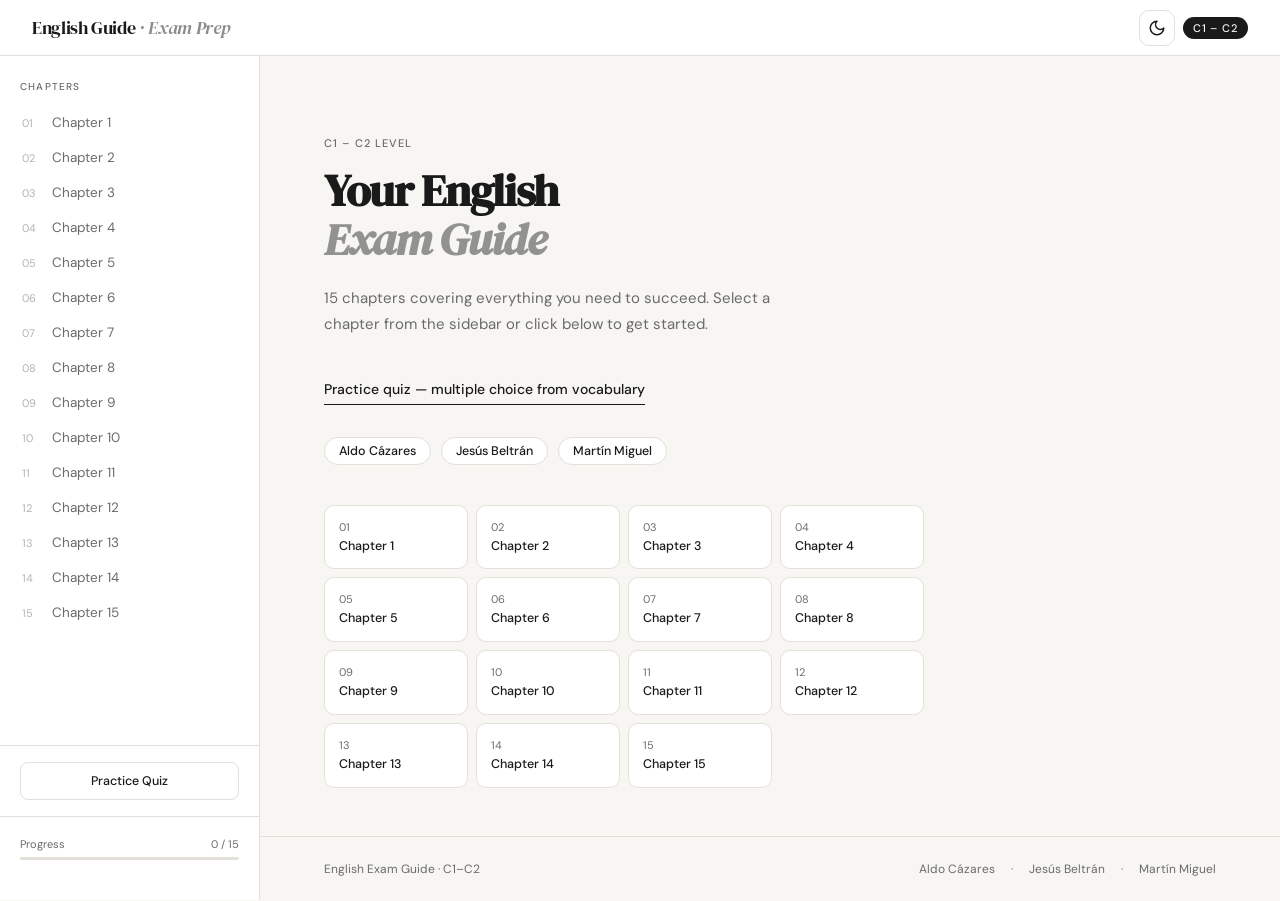
<file: index.html>
<!DOCTYPE html>
<html lang="en">
<head>
<meta charset="UTF-8">
<meta name="viewport" content="width=device-width, initial-scale=1.0">
<title>English Exam Guide · C1–C2</title>
<link rel="preconnect" href="https://fonts.googleapis.com">
<link href="https://fonts.googleapis.com/css2?family=DM+Serif+Display:ital@0;1&family=DM+Sans:wght@300;400;500&display=swap" rel="stylesheet">
<link rel="stylesheet" href="styles.css">
<script>
(function(){try{if(localStorage.getItem('english-guide-theme')==='dark')document.documentElement.setAttribute('data-theme','dark');}catch(e){}})();
</script>
</head>
<body>

<header>
  <button class="hamburger" id="menuBtn" aria-label="Toggle menu">
    <span></span><span></span><span></span>
  </button>
  <a class="logo" href="index.html">English Guide <span>· Exam Prep</span></a>
  <div class="header-actions">
    <button type="button" class="theme-toggle" id="themeToggle" aria-label="Switch to dark mode" aria-pressed="false" title="Dark mode">
      <svg class="theme-toggle-icon theme-toggle-moon" xmlns="http://www.w3.org/2000/svg" width="18" height="18" viewBox="0 0 24 24" fill="none" stroke="currentColor" stroke-width="2" stroke-linecap="round" stroke-linejoin="round" aria-hidden="true"><path d="M12 3a6 6 0 0 0 9 9 9 9 0 1 1-9-9Z"/></svg>
      <svg class="theme-toggle-icon theme-toggle-sun" xmlns="http://www.w3.org/2000/svg" width="18" height="18" viewBox="0 0 24 24" fill="none" stroke="currentColor" stroke-width="2" stroke-linecap="round" stroke-linejoin="round" aria-hidden="true"><circle cx="12" cy="12" r="4"/><path d="M12 2v2"/><path d="M12 20v2"/><path d="m4.93 4.93 1.41 1.41"/><path d="m17.66 17.66 1.41 1.41"/><path d="M2 12h2"/><path d="M20 12h2"/><path d="m6.34 17.66-1.41 1.41"/><path d="m19.07 4.93-1.41 1.41"/></svg>
    </button>
    <div class="level-badge">C1 – C2</div>
  </div>
</header>

<div class="layout">
  <aside id="sidebar">
    <div class="sidebar-label">Chapters</div>
    <ul class="chapter-list" id="chapterList"></ul>
    <div class="progress-wrap">
      <div class="progress-label">
        <span>Progress</span>
        <span id="progressText">0 / 15</span>
      </div>
      <div class="progress-bar">
        <div class="progress-fill" id="progressFill" style="width: 0%"></div>
      </div>
    </div>
  </aside>

  <main>
    <div class="welcome">
      <div class="welcome-tag">C1 – C2 Level</div>
      <h1>Your English<br><em>Exam Guide</em></h1>
      <p>15 chapters covering everything you need to succeed. Select a chapter from the sidebar or click below to get started.</p>
      <p><a class="welcome-quiz-cta" href="quiz.html">Practice quiz — multiple choice from vocabulary</a></p>

      <div class="authors-row">
        <div class="author-chip"><strong>Aldo Cázares</strong></div>
        <div class="author-chip"><strong>Jesús Beltrán</strong></div>
        <div class="author-chip"><strong>Martín Miguel</strong></div>
      </div>

      <div class="chapters-grid" id="chaptersGrid"></div>
    </div>
  </main>
</div>

<footer>
  <span>English Exam Guide · C1–C2</span>
  <div class="footer-authors">
    <span>Aldo Cázares</span>
    <span>·</span>
    <span>Jesús Beltrán</span>
    <span>·</span>
    <span>Martín Miguel</span>
  </div>
</footer>

<script src="app.js"></script>
</body>
</html>
</file>
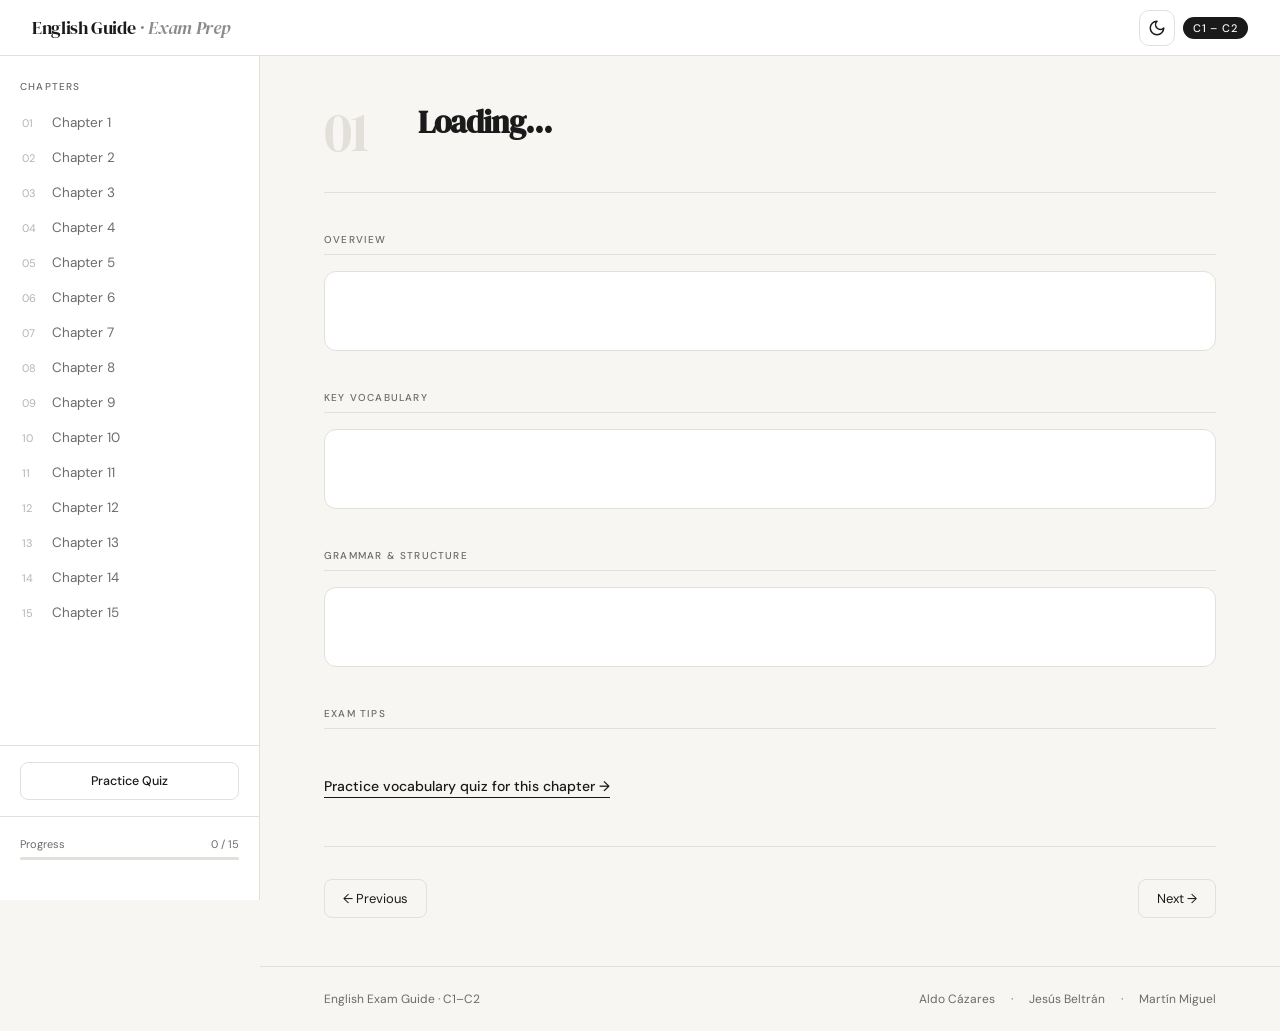
<file: chapter.html>
<!DOCTYPE html>
<html lang="en">
<head>
<meta charset="UTF-8">
<meta name="viewport" content="width=device-width, initial-scale=1.0">
<title>Chapter · English Guide</title>
<link rel="preconnect" href="https://fonts.googleapis.com">
<link href="https://fonts.googleapis.com/css2?family=DM+Serif+Display:ital@0;1&family=DM+Sans:wght@300;400;500&display=swap" rel="stylesheet">
<link rel="stylesheet" href="styles.css">
<script>
(function(){try{if(localStorage.getItem('english-guide-theme')==='dark')document.documentElement.setAttribute('data-theme','dark');}catch(e){}})();
</script>
</head>
<body>

<header>
  <button class="hamburger" id="menuBtn" aria-label="Toggle menu">
    <span></span><span></span><span></span>
  </button>
  <a class="logo" href="index.html">English Guide <span>· Exam Prep</span></a>
  <div class="header-actions">
    <button type="button" class="theme-toggle" id="themeToggle" aria-label="Switch to dark mode" aria-pressed="false" title="Dark mode">
      <svg class="theme-toggle-icon theme-toggle-moon" xmlns="http://www.w3.org/2000/svg" width="18" height="18" viewBox="0 0 24 24" fill="none" stroke="currentColor" stroke-width="2" stroke-linecap="round" stroke-linejoin="round" aria-hidden="true"><path d="M12 3a6 6 0 0 0 9 9 9 9 0 1 1-9-9Z"/></svg>
      <svg class="theme-toggle-icon theme-toggle-sun" xmlns="http://www.w3.org/2000/svg" width="18" height="18" viewBox="0 0 24 24" fill="none" stroke="currentColor" stroke-width="2" stroke-linecap="round" stroke-linejoin="round" aria-hidden="true"><circle cx="12" cy="12" r="4"/><path d="M12 2v2"/><path d="M12 20v2"/><path d="m4.93 4.93 1.41 1.41"/><path d="m17.66 17.66 1.41 1.41"/><path d="M2 12h2"/><path d="M20 12h2"/><path d="m6.34 17.66-1.41 1.41"/><path d="m19.07 4.93-1.41 1.41"/></svg>
    </button>
    <div class="level-badge">C1 – C2</div>
  </div>
</header>

<div class="layout">
  <aside id="sidebar">
    <div class="sidebar-label">Chapters</div>
    <ul class="chapter-list" id="chapterList"></ul>
    <div class="progress-wrap">
      <div class="progress-label">
        <span>Progress</span>
        <span id="progressText">0 / 15</span>
      </div>
      <div class="progress-bar">
        <div class="progress-fill" id="progressFill" style="width: 0%"></div>
      </div>
    </div>
  </aside>

  <main>
    <div class="chapter-header">
      <div class="ch-number-big" id="chNumBig">01</div>
      <div class="ch-title-area">
        <h2 id="chTitle">Loading...</h2>
        <div class="subtitle" id="chSubtitle"></div>
      </div>
    </div>

    <div class="section">
      <div class="section-title">Overview</div>
      <div class="content-box empty" id="chOverview"></div>
    </div>

    <div class="section">
      <div class="section-title">Key Vocabulary</div>
      <div class="content-box empty" id="chVocab" style="padding: 0.5rem 1.5rem;"></div>
    </div>

    <div class="section">
      <div class="section-title">Grammar & Structure</div>
      <div class="content-box empty" id="chGrammar"></div>
    </div>

    <div class="section">
      <div class="section-title">Exam Tips</div>
      <div id="chTips"></div>
    </div>

    <p class="chapter-quiz-wrap"><a class="welcome-quiz-cta" id="chapterQuizLink" href="quiz.html">Practice vocabulary quiz for this chapter →</a></p>

    <div class="chapter-nav">
      <a class="nav-btn" id="prevBtn" href="#">← Previous</a>
      <span class="chapter-indicator" id="chIndicator"></span>
      <a class="nav-btn" id="nextBtn" href="#">Next →</a>
    </div>
  </main>
</div>

<footer>
  <span>English Exam Guide · C1–C2</span>
  <div class="footer-authors">
    <span>Aldo Cázares</span>
    <span>·</span>
    <span>Jesús Beltrán</span>
    <span>·</span>
    <span>Martín Miguel</span>
  </div>
</footer>

<script src="app.js"></script>
</body>
</html>
</file>
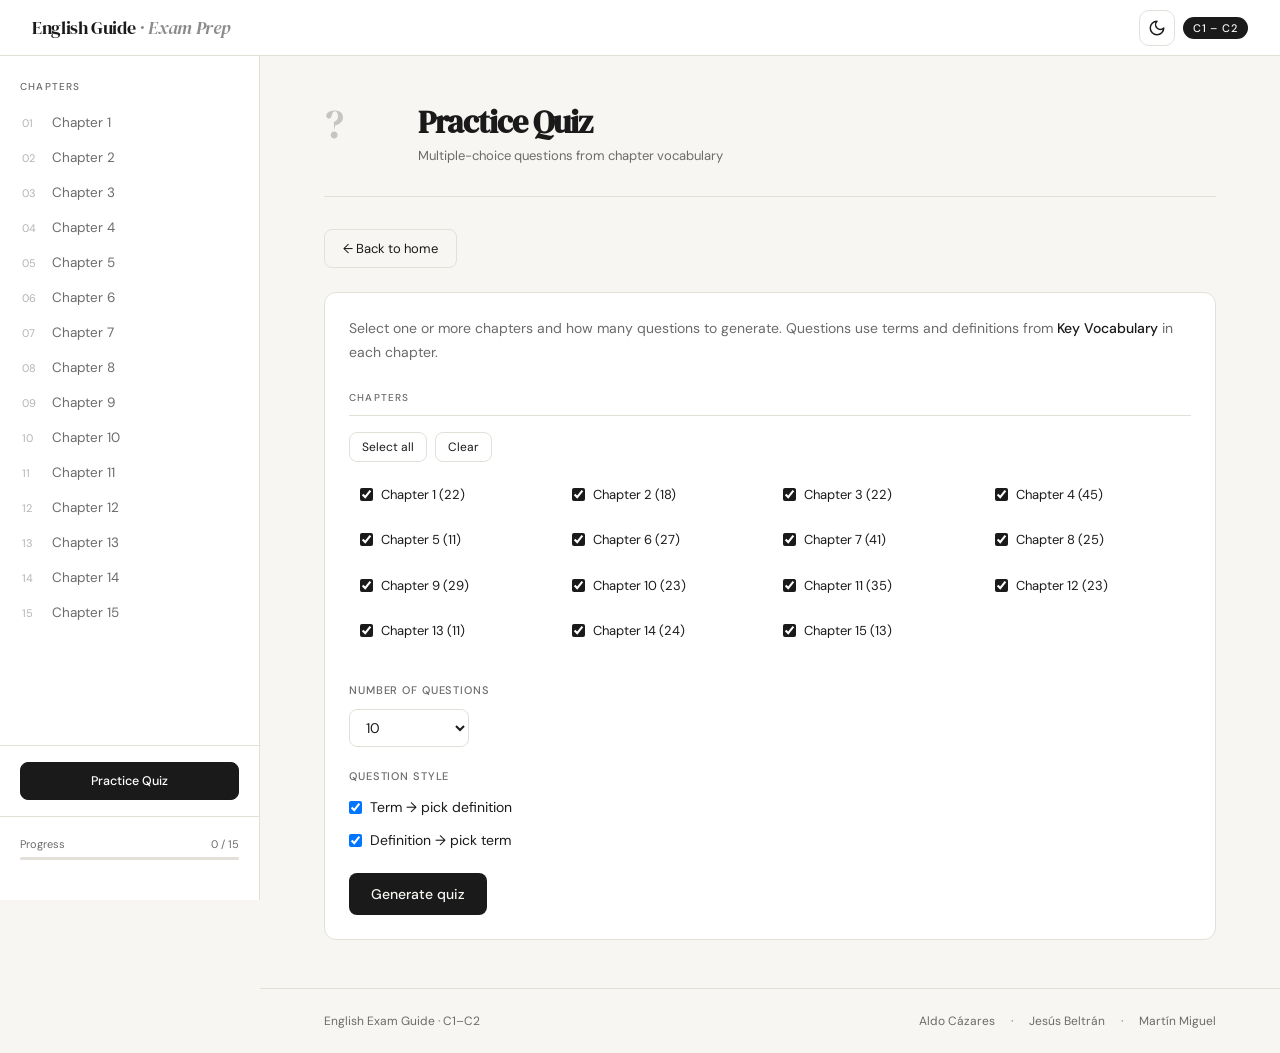
<file: quiz.html>
<!DOCTYPE html>
<html lang="en">
<head>
<meta charset="UTF-8">
<meta name="viewport" content="width=device-width, initial-scale=1.0">
<title>Practice Quiz · English Guide</title>
<link rel="preconnect" href="https://fonts.googleapis.com">
<link href="https://fonts.googleapis.com/css2?family=DM+Serif+Display:ital@0;1&family=DM+Sans:wght@300;400;500&display=swap" rel="stylesheet">
<link rel="stylesheet" href="styles.css">
<script>
(function(){try{if(localStorage.getItem('english-guide-theme')==='dark')document.documentElement.setAttribute('data-theme','dark');}catch(e){}})();
</script>
</head>
<body>

<header>
  <button class="hamburger" id="menuBtn" aria-label="Toggle menu">
    <span></span><span></span><span></span>
  </button>
  <a class="logo" href="index.html">English Guide <span>· Exam Prep</span></a>
  <div class="header-actions">
    <button type="button" class="theme-toggle" id="themeToggle" aria-label="Switch to dark mode" aria-pressed="false" title="Dark mode">
      <svg class="theme-toggle-icon theme-toggle-moon" xmlns="http://www.w3.org/2000/svg" width="18" height="18" viewBox="0 0 24 24" fill="none" stroke="currentColor" stroke-width="2" stroke-linecap="round" stroke-linejoin="round" aria-hidden="true"><path d="M12 3a6 6 0 0 0 9 9 9 9 0 1 1-9-9Z"/></svg>
      <svg class="theme-toggle-icon theme-toggle-sun" xmlns="http://www.w3.org/2000/svg" width="18" height="18" viewBox="0 0 24 24" fill="none" stroke="currentColor" stroke-width="2" stroke-linecap="round" stroke-linejoin="round" aria-hidden="true"><circle cx="12" cy="12" r="4"/><path d="M12 2v2"/><path d="M12 20v2"/><path d="m4.93 4.93 1.41 1.41"/><path d="m17.66 17.66 1.41 1.41"/><path d="M2 12h2"/><path d="M20 12h2"/><path d="m6.34 17.66-1.41 1.41"/><path d="m19.07 4.93-1.41 1.41"/></svg>
    </button>
    <div class="level-badge">C1 – C2</div>
  </div>
</header>

<div class="layout">
  <aside id="sidebar">
    <div class="sidebar-label">Chapters</div>
    <ul class="chapter-list" id="chapterList"></ul>
    <div class="progress-wrap">
      <div class="progress-label">
        <span>Progress</span>
        <span id="progressText">0 / 15</span>
      </div>
      <div class="progress-bar">
        <div class="progress-fill" id="progressFill" style="width: 0%"></div>
      </div>
    </div>
  </aside>

  <main id="quizMain">
    <div class="chapter-header quiz-page-header">
      <div class="ch-number-big" aria-hidden="true">?</div>
      <div class="ch-title-area">
        <h2>Practice Quiz</h2>
        <div class="subtitle">Multiple-choice questions from chapter vocabulary</div>
      </div>
    </div>

    <p class="quiz-back-wrap">
      <a class="nav-btn quiz-back-home" href="index.html">← Back to home</a>
    </p>

    <div id="quizSetup" class="quiz-setup content-box">
      <p class="quiz-setup-intro">Select one or more chapters and how many questions to generate. Questions use terms and definitions from <strong>Key Vocabulary</strong> in each chapter.</p>

      <div class="section" style="margin-bottom: 1.5rem;">
        <div class="section-title">Chapters</div>
        <div class="quiz-chapter-toolbar">
          <button type="button" class="nav-btn quiz-mini-btn" id="quizSelectAll">Select all</button>
          <button type="button" class="nav-btn quiz-mini-btn" id="quizSelectNone">Clear</button>
        </div>
        <div class="quiz-chapter-grid" id="quizChapterChecks"></div>
      </div>

      <div class="quiz-row">
        <label class="quiz-label" for="quizCount">Number of questions</label>
        <select id="quizCount" class="quiz-select">
          <option value="5">5</option>
          <option value="10" selected>10</option>
          <option value="20">20</option>
          <option value="30">30</option>
          <option value="50">50</option>
          <option value="75">75</option>
        </select>
      </div>

      <div class="quiz-row">
        <span class="quiz-label">Question style</span>
        <div class="quiz-modes">
          <label class="quiz-check-label"><input type="checkbox" id="quizModeTerm" checked> Term → pick definition</label>
          <label class="quiz-check-label"><input type="checkbox" id="quizModeDef" checked> Definition → pick term</label>
        </div>
      </div>

      <p class="quiz-error" id="quizError" hidden></p>
      <button type="button" class="quiz-primary" id="quizGenerate">Generate quiz</button>
    </div>

    <div id="quizRun" class="quiz-run" hidden>
      <div class="quiz-progress-meta">
        <span id="quizQIndex">Question 1 of 10</span>
        <span id="quizScoreLive" class="quiz-score-live"></span>
      </div>
      <div class="content-box quiz-question-box">
        <p class="quiz-prompt" id="quizPrompt"></p>
        <div class="quiz-options" id="quizOptions" role="group" aria-labelledby="quizPrompt"></div>
      </div>
      <div class="quiz-actions">
        <button type="button" class="nav-btn" id="quizNext" disabled>Next question</button>
      </div>
    </div>

    <div id="quizResults" class="quiz-results content-box" hidden>
      <h3 class="quiz-results-title">Results</h3>
      <p class="quiz-results-score" id="quizFinalScore"></p>
      <div id="quizAnalysis" class="quiz-analysis" hidden></div>
      <button type="button" class="quiz-primary" id="quizAgain">New quiz</button>
    </div>
  </main>
</div>

<footer>
  <span>English Exam Guide · C1–C2</span>
  <div class="footer-authors">
    <span>Aldo Cázares</span>
    <span>·</span>
    <span>Jesús Beltrán</span>
    <span>·</span>
    <span>Martín Miguel</span>
  </div>
</footer>

<script src="app.js"></script>
</body>
</html>
</file>
<file: styles.css>
*, *::before, *::after { box-sizing: border-box; margin: 0; padding: 0; }

:root {
  --bg: #f7f6f2;
  --surface: #ffffff;
  --text: #1a1a1a;
  --muted: #6b6b6b;
  --border: #e2e0d8;
  --tag-bg: #1a1a1a;
  --tag-text: #f7f6f2;
  --sidebar-w: 260px;
  --active-bg: #1a1a1a;
  --active-text: #ffffff;
  --hover-bg: #f0ede4;
  --progress-bg: #e2e0d8;
  --progress-fill: #1a1a1a;
}

html[data-theme="dark"] {
  color-scheme: dark;
  --bg: #121211;
  --surface: #1a1a18;
  --text: #eceae4;
  --muted: #9c9a92;
  --border: #33302a;
  --tag-bg: #eceae4;
  --tag-text: #121211;
  --active-bg: #eceae4;
  --active-text: #121211;
  --hover-bg: #262622;
  --progress-bg: #33302a;
  --progress-fill: #eceae4;
}

body {
  font-family: 'DM Sans', sans-serif;
  background: var(--bg);
  color: var(--text);
  min-height: 100vh;
  display: flex;
  flex-direction: column;
}

/* TOP BAR */
header {
  position: fixed;
  top: 0; left: 0; right: 0;
  height: 56px;
  background: var(--surface);
  border-bottom: 1px solid var(--border);
  display: flex;
  align-items: center;
  padding: 0 2rem;
  z-index: 100;
  gap: 1rem;
}

.logo {
  font-family: 'DM Serif Display', serif;
  font-size: 1.1rem;
  letter-spacing: -0.02em;
  color: var(--text);
  flex: 1;
  text-decoration: none;
}

.logo span {
  font-style: italic;
  opacity: 0.5;
}

.header-actions {
  display: flex;
  align-items: center;
  gap: 8px;
}

.theme-toggle {
  display: flex;
  align-items: center;
  justify-content: center;
  width: 36px;
  height: 36px;
  padding: 0;
  border: 1px solid var(--border);
  border-radius: 10px;
  background: var(--surface);
  color: var(--text);
  cursor: pointer;
  transition: background 0.15s, border-color 0.15s;
}

.theme-toggle:hover {
  background: var(--hover-bg);
  border-color: var(--text);
}

.theme-toggle-icon {
  display: block;
}

.theme-toggle-sun {
  display: none;
}

html[data-theme="dark"] .theme-toggle-moon {
  display: none;
}

html[data-theme="dark"] .theme-toggle-sun {
  display: block;
}

.level-badge {
  background: var(--tag-bg);
  color: var(--tag-text);
  font-size: 11px;
  font-weight: 500;
  letter-spacing: 0.08em;
  padding: 4px 10px;
  border-radius: 20px;
}

.hamburger {
  display: none;
  background: none;
  border: none;
  cursor: pointer;
  flex-direction: column;
  gap: 4px;
  padding: 4px;
}

.hamburger span {
  display: block;
  width: 20px;
  height: 1.5px;
  background: var(--text);
  transition: all 0.3s;
}

/* LAYOUT */
.layout {
  display: flex;
  margin-top: 56px;
  flex: 1;
}

/* SIDEBAR */
aside {
  width: var(--sidebar-w);
  position: fixed;
  top: 56px;
  left: 0;
  bottom: 0;
  background: var(--surface);
  border-right: 1px solid var(--border);
  overflow-y: auto;
  padding: 1.5rem 0;
  transition: transform 0.3s ease;
  display: flex;
  flex-direction: column;
}

.sidebar-label {
  font-size: 10px;
  font-weight: 500;
  letter-spacing: 0.12em;
  color: var(--muted);
  text-transform: uppercase;
  padding: 0 1.25rem 0.75rem;
}

.chapter-list {
  list-style: none;
  flex: 1;
}

.chapter-list li a {
  display: flex;
  align-items: center;
  gap: 10px;
  padding: 9px 1.25rem;
  text-decoration: none;
  color: var(--muted);
  font-size: 13.5px;
  font-weight: 400;
  transition: all 0.15s;
  border-left: 2px solid transparent;
}

.chapter-list li a:hover {
  background: var(--hover-bg);
  color: var(--text);
}

.chapter-list li a.active {
  background: var(--active-bg);
  color: var(--active-text);
  font-weight: 500;
}

.ch-num {
  font-size: 11px;
  min-width: 20px;
  opacity: 0.5;
}

.chapter-list li a.active .ch-num {
  opacity: 0.6;
}

/* PROGRESS */
.progress-wrap {
  padding: 1.25rem 1.25rem 1rem;
  border-top: 1px solid var(--border);
}

.progress-label {
  display: flex;
  justify-content: space-between;
  font-size: 11px;
  color: var(--muted);
  margin-bottom: 6px;
}

.progress-bar {
  height: 3px;
  background: var(--progress-bg);
  border-radius: 2px;
  overflow: hidden;
}

.progress-fill {
  height: 100%;
  background: var(--progress-fill);
  border-radius: 2px;
  transition: width 0.4s ease;
}

/* MAIN */
main {
  margin-left: var(--sidebar-w);
  flex: 1;
  padding: 3rem 4rem;
  max-width: calc(900px + var(--sidebar-w));
}

/* WELCOME */
.welcome {
  max-width: 600px;
  padding-top: 2rem;
}

.welcome-tag {
  font-size: 11px;
  font-weight: 500;
  letter-spacing: 0.1em;
  color: var(--muted);
  text-transform: uppercase;
  margin-bottom: 1rem;
}

.welcome h1 {
  font-family: 'DM Serif Display', serif;
  font-size: 2.8rem;
  line-height: 1.1;
  letter-spacing: -0.03em;
  margin-bottom: 1.25rem;
}

.welcome h1 em {
  font-style: italic;
  opacity: 0.45;
}

.welcome p {
  font-size: 15px;
  line-height: 1.75;
  color: var(--muted);
  max-width: 480px;
  margin-bottom: 2rem;
}

.authors-row {
  display: flex;
  gap: 10px;
  flex-wrap: wrap;
  margin-bottom: 2.5rem;
}

.author-chip {
  background: var(--surface);
  border: 1px solid var(--border);
  border-radius: 20px;
  padding: 5px 14px;
  font-size: 12.5px;
  color: var(--muted);
}

.author-chip strong {
  color: var(--text);
  font-weight: 500;
}

.chapters-grid {
  display: grid;
  grid-template-columns: repeat(auto-fill, minmax(130px, 1fr));
  gap: 8px;
}

.chapter-card {
  background: var(--surface);
  border: 1px solid var(--border);
  border-radius: 10px;
  padding: 14px;
  cursor: pointer;
  transition: all 0.15s;
  text-align: left;
  text-decoration: none;
  display: block;
}

.chapter-card:hover {
  border-color: var(--text);
  transform: translateY(-1px);
}

.chapter-card .num {
  font-size: 11px;
  color: var(--muted);
  margin-bottom: 4px;
}

.chapter-card .name {
  font-size: 12.5px;
  font-weight: 500;
  color: var(--text);
  line-height: 1.35;
}

/* CHAPTER VIEW */
.chapter-header {
  display: flex;
  align-items: flex-start;
  gap: 1.5rem;
  margin-bottom: 2.5rem;
  padding-bottom: 2rem;
  border-bottom: 1px solid var(--border);
}

.ch-number-big {
  font-family: 'DM Serif Display', serif;
  font-size: 3.5rem;
  line-height: 1;
  color: var(--border);
  min-width: 70px;
  letter-spacing: -0.04em;
}

html[data-theme="dark"] .ch-number-big {
  color: var(--muted);
  opacity: 0.5;
}

.ch-title-area h2 {
  font-family: 'DM Serif Display', serif;
  font-size: 2rem;
  letter-spacing: -0.03em;
  line-height: 1.15;
  margin-bottom: 0.4rem;
}

.ch-title-area .subtitle {
  font-size: 13px;
  color: var(--muted);
}

/* CONTENT SECTIONS */
.section {
  margin-bottom: 2.5rem;
}

.section-title {
  font-size: 10px;
  font-weight: 500;
  letter-spacing: 0.12em;
  color: var(--muted);
  text-transform: uppercase;
  margin-bottom: 1rem;
  padding-bottom: 0.5rem;
  border-bottom: 1px solid var(--border);
}

.content-box {
  background: var(--surface);
  border: 1px solid var(--border);
  border-radius: 12px;
  padding: 1.5rem;
  font-size: 14.5px;
  line-height: 1.8;
  color: var(--text);
  min-height: 80px;
}

.content-box.empty {
  color: var(--muted);
  font-style: italic;
  font-size: 13.5px;
}

/* VOCAB TABLE */
.vocab-table {
  width: 100%;
  border-collapse: collapse;
  font-size: 14px;
}

.vocab-table th {
  text-align: left;
  font-size: 11px;
  font-weight: 500;
  letter-spacing: 0.06em;
  color: var(--muted);
  text-transform: uppercase;
  padding: 0 0 8px;
  border-bottom: 1px solid var(--border);
}

.vocab-table td {
  padding: 10px 0;
  border-bottom: 1px solid var(--border);
  vertical-align: top;
}

.vocab-table td:first-child {
  font-weight: 500;
  width: 35%;
  color: var(--text);
}

.vocab-table td:last-child {
  color: var(--muted);
}

/* TIP BOX */
.tip-box {
  background: var(--text);
  color: var(--bg);
  border-radius: 10px;
  padding: 1.25rem 1.5rem;
  font-size: 13.5px;
  line-height: 1.7;
}

.tip-box strong {
  display: block;
  font-size: 11px;
  letter-spacing: 0.1em;
  text-transform: uppercase;
  opacity: 0.5;
  margin-bottom: 0.4rem;
}

html[data-theme="dark"] .tip-box {
  background: var(--hover-bg);
  color: var(--text);
  border: 1px solid var(--border);
}

html[data-theme="dark"] .tip-box strong {
  opacity: 1;
  color: var(--muted);
}

/* NAV BUTTONS */
.chapter-nav {
  display: flex;
  justify-content: space-between;
  align-items: center;
  margin-top: 3rem;
  padding-top: 2rem;
  border-top: 1px solid var(--border);
}

.nav-btn {
  background: none;
  border: 1px solid var(--border);
  border-radius: 8px;
  padding: 10px 18px;
  font-family: 'DM Sans', sans-serif;
  font-size: 13px;
  color: var(--text);
  cursor: pointer;
  transition: all 0.15s;
  text-decoration: none;
  display: inline-flex;
  align-items: center;
  gap: 6px;
}

.nav-btn:hover {
  background: var(--text);
  color: var(--bg);
  border-color: var(--text);
}

.nav-btn.disabled {
  opacity: 0.3;
  pointer-events: none;
}

.chapter-indicator {
  font-size: 12px;
  color: var(--muted);
}

/* FOOTER */
footer {
  margin-left: var(--sidebar-w);
  padding: 1.5rem 4rem;
  border-top: 1px solid var(--border);
  display: flex;
  align-items: center;
  justify-content: space-between;
  font-size: 12px;
  color: var(--muted);
}

footer .footer-authors {
  display: flex;
  gap: 1rem;
}

/* RESPONSIVE */
@media (max-width: 768px) {
  .hamburger { display: flex; }

  aside {
    transform: translateX(-100%);
    z-index: 90;
  }

  aside.open {
    transform: translateX(0);
  }

  main {
    margin-left: 0;
    padding: 2rem 1.5rem;
  }

  footer {
    margin-left: 0;
    padding: 1.5rem;
    flex-direction: column;
    gap: 0.5rem;
    text-align: center;
  }

  .footer-authors { flex-wrap: wrap; justify-content: center; }
  .welcome h1 { font-size: 2rem; }
  .ch-number-big { font-size: 2.5rem; min-width: 50px; }
  .ch-title-area h2 { font-size: 1.5rem; }
}

/* SIDEBAR — QUIZ LINK */
.sidebar-quiz-wrap {
  padding: 0 1.25rem 1rem;
  border-top: 1px solid var(--border);
  margin-top: 0.25rem;
  padding-top: 1rem;
}

.sidebar-quiz-link {
  display: block;
  text-align: center;
  text-decoration: none;
  font-size: 12.5px;
  font-weight: 500;
  color: var(--text);
  padding: 10px 12px;
  border: 1px solid var(--border);
  border-radius: 8px;
  background: var(--surface);
  transition: all 0.15s;
}

.sidebar-quiz-link:hover {
  background: var(--hover-bg);
  border-color: var(--text);
}

.sidebar-quiz-link.active {
  background: var(--active-bg);
  color: var(--active-text);
  border-color: var(--active-bg);
}

/* QUIZ PAGE */
.quiz-page-header .ch-number-big {
  color: var(--muted);
  opacity: 0.35;
  font-size: 2.5rem;
}

.quiz-back-wrap {
  margin: -0.5rem 0 1.5rem;
}

.quiz-back-home {
  display: inline-flex;
}

.quiz-setup-intro {
  font-size: 14px;
  line-height: 1.7;
  color: var(--muted);
  margin-bottom: 1.5rem;
}

.quiz-setup-intro strong {
  color: var(--text);
  font-weight: 500;
}

.quiz-chapter-toolbar {
  display: flex;
  gap: 8px;
  margin-bottom: 10px;
}

.quiz-mini-btn {
  padding: 6px 12px;
  font-size: 12px;
}

.quiz-chapter-grid {
  display: grid;
  grid-template-columns: repeat(auto-fill, minmax(200px, 1fr));
  gap: 8px;
  max-height: 220px;
  overflow-y: auto;
  padding: 4px 2px 8px;
}

.quiz-chapter-item {
  display: flex;
  align-items: center;
  gap: 8px;
  font-size: 13px;
  color: var(--text);
  padding: 6px 8px;
  border-radius: 8px;
  border: 1px solid transparent;
}

.quiz-chapter-item:hover {
  background: var(--hover-bg);
}

.quiz-chapter-item input {
  accent-color: var(--text);
}

.quiz-row {
  margin-bottom: 1.25rem;
}

.quiz-label {
  display: block;
  font-size: 11px;
  font-weight: 500;
  letter-spacing: 0.08em;
  text-transform: uppercase;
  color: var(--muted);
  margin-bottom: 8px;
}

.quiz-select {
  font-family: 'DM Sans', sans-serif;
  font-size: 14px;
  padding: 8px 12px;
  border: 1px solid var(--border);
  border-radius: 8px;
  background: var(--surface);
  color: var(--text);
  min-width: 120px;
}

.quiz-modes {
  display: flex;
  flex-direction: column;
  gap: 8px;
}

.quiz-check-label {
  font-size: 14px;
  color: var(--text);
  display: flex;
  align-items: center;
  gap: 8px;
  cursor: pointer;
}

.quiz-error {
  color: #8b2a2a;
  font-size: 13.5px;
  margin-bottom: 1rem;
}

html[data-theme="dark"] .quiz-error {
  color: #f0a4a4;
}

.quiz-primary {
  font-family: 'DM Sans', sans-serif;
  font-size: 14px;
  font-weight: 500;
  background: var(--text);
  color: var(--bg);
  border: none;
  border-radius: 8px;
  padding: 12px 22px;
  cursor: pointer;
  transition: opacity 0.15s;
}

.quiz-primary:hover {
  opacity: 0.88;
}

.quiz-run {
  margin-top: 0.5rem;
}

.quiz-progress-meta {
  display: flex;
  justify-content: space-between;
  align-items: center;
  font-size: 12.5px;
  color: var(--muted);
  margin-bottom: 1rem;
}

.quiz-score-live {
  font-weight: 500;
  color: var(--text);
}

.quiz-question-box {
  min-height: 200px;
}

.quiz-prompt {
  font-size: 15px;
  line-height: 1.65;
  margin-bottom: 1.25rem;
  color: var(--text);
}

.quiz-prompt .quiz-term {
  display: block;
  margin-top: 0.5rem;
  font-family: 'DM Serif Display', serif;
  font-size: 1.35rem;
  font-weight: 400;
  color: var(--text);
}

.quiz-prompt .quiz-def-snippet {
  display: block;
  margin-top: 0.5rem;
  padding: 1rem 1.1rem;
  background: var(--bg);
  border-radius: 8px;
  border: 1px solid var(--border);
  font-size: 14px;
  color: var(--muted);
}

.quiz-options {
  display: flex;
  flex-direction: column;
  gap: 10px;
}

.quiz-option {
  text-align: left;
  font-family: 'DM Sans', sans-serif;
  font-size: 14px;
  line-height: 1.5;
  padding: 12px 14px;
  border: 1px solid var(--border);
  border-radius: 10px;
  background: var(--surface);
  color: var(--text);
  cursor: pointer;
  transition: all 0.15s;
}

.quiz-option:hover:not(:disabled) {
  border-color: var(--text);
}

.quiz-option:disabled {
  cursor: default;
}

.quiz-option.is-correct {
  border-color: #2d6a4f;
  background: #e8f5e9;
}

.quiz-option.is-wrong {
  border-color: #9b2c2c;
  background: #fce8e8;
}

.quiz-option.is-neutral:disabled {
  opacity: 0.65;
}

html[data-theme="dark"] .quiz-option.is-correct {
  border-color: #5cad6a;
  background: rgba(92, 173, 106, 0.18);
}

html[data-theme="dark"] .quiz-option.is-wrong {
  border-color: #e07070;
  background: rgba(224, 112, 112, 0.14);
}

.quiz-actions {
  margin-top: 1.25rem;
  display: flex;
  justify-content: flex-end;
}

.quiz-results-title {
  font-family: 'DM Serif Display', serif;
  font-size: 1.5rem;
  margin-bottom: 0.75rem;
}

.quiz-results-score {
  font-size: 16px;
  color: var(--muted);
  margin-bottom: 1.25rem;
}

.quiz-results .quiz-primary {
  margin-top: 1.25rem;
}

.quiz-analysis {
  margin-top: 1.5rem;
  padding-top: 1.5rem;
  border-top: 1px solid var(--border);
}

.quiz-analysis--compact {
  margin-top: 0.75rem;
  padding-top: 0;
  border-top: none;
}

.quiz-analysis-title {
  font-family: 'DM Serif Display', serif;
  font-size: 1.15rem;
  margin-bottom: 0.65rem;
  color: var(--text);
}

.quiz-analysis-intro,
.quiz-analysis-modes,
.quiz-analysis-good {
  font-size: 14px;
  line-height: 1.65;
  color: var(--muted);
  margin-bottom: 1rem;
}

.quiz-analysis-good {
  color: var(--text);
}

.quiz-analysis-modes {
  font-style: italic;
  margin-bottom: 1.1rem;
}

.quiz-analysis-chapter-list {
  list-style: none;
  margin: 0;
  padding: 0;
}

.quiz-analysis-chapter-item {
  margin-bottom: 1.15rem;
  padding-bottom: 1rem;
  border-bottom: 1px solid var(--border);
}

.quiz-analysis-chapter-item:last-child {
  border-bottom: none;
  padding-bottom: 0;
  margin-bottom: 0;
}

.quiz-analysis-chapter-head {
  font-size: 14px;
  font-weight: 500;
  margin-bottom: 4px;
}

.quiz-analysis-chapter-head a {
  color: var(--text);
  text-decoration: underline;
  text-underline-offset: 3px;
}

.quiz-analysis-chapter-head a:hover {
  opacity: 0.75;
}

.quiz-analysis-chapter-sub {
  font-weight: 400;
  color: var(--muted);
}

.quiz-analysis-chapter-meta {
  font-size: 12.5px;
  color: var(--muted);
  margin-bottom: 0.5rem;
}

.quiz-analysis-terms {
  margin: 0;
  padding-left: 0;
  list-style: none;
  font-size: 13px;
  color: var(--text);
  line-height: 1.55;
}

.quiz-analysis-term-item {
  margin-bottom: 0.85rem;
}

.quiz-analysis-term-item:last-child {
  margin-bottom: 0;
}

.quiz-analysis-term-word {
  font-weight: 600;
  color: var(--text);
  margin-bottom: 0.25rem;
}

.quiz-analysis-term-meaning {
  font-weight: 400;
  color: var(--muted);
  padding-left: 0;
  line-height: 1.5;
}

.quiz-analysis-terms-more {
  color: var(--muted);
  font-style: italic;
  list-style: none;
  margin-top: 0.5rem;
}

.welcome-quiz-cta {
  display: inline-flex;
  align-items: center;
  margin-top: 0.5rem;
  font-size: 14px;
  font-weight: 500;
  color: var(--text);
  text-decoration: none;
  border-bottom: 1px solid var(--text);
  padding-bottom: 2px;
}

.welcome-quiz-cta:hover {
  opacity: 0.7;
}

.chapter-quiz-wrap {
  margin: 2rem 0 0;
}
</file>
